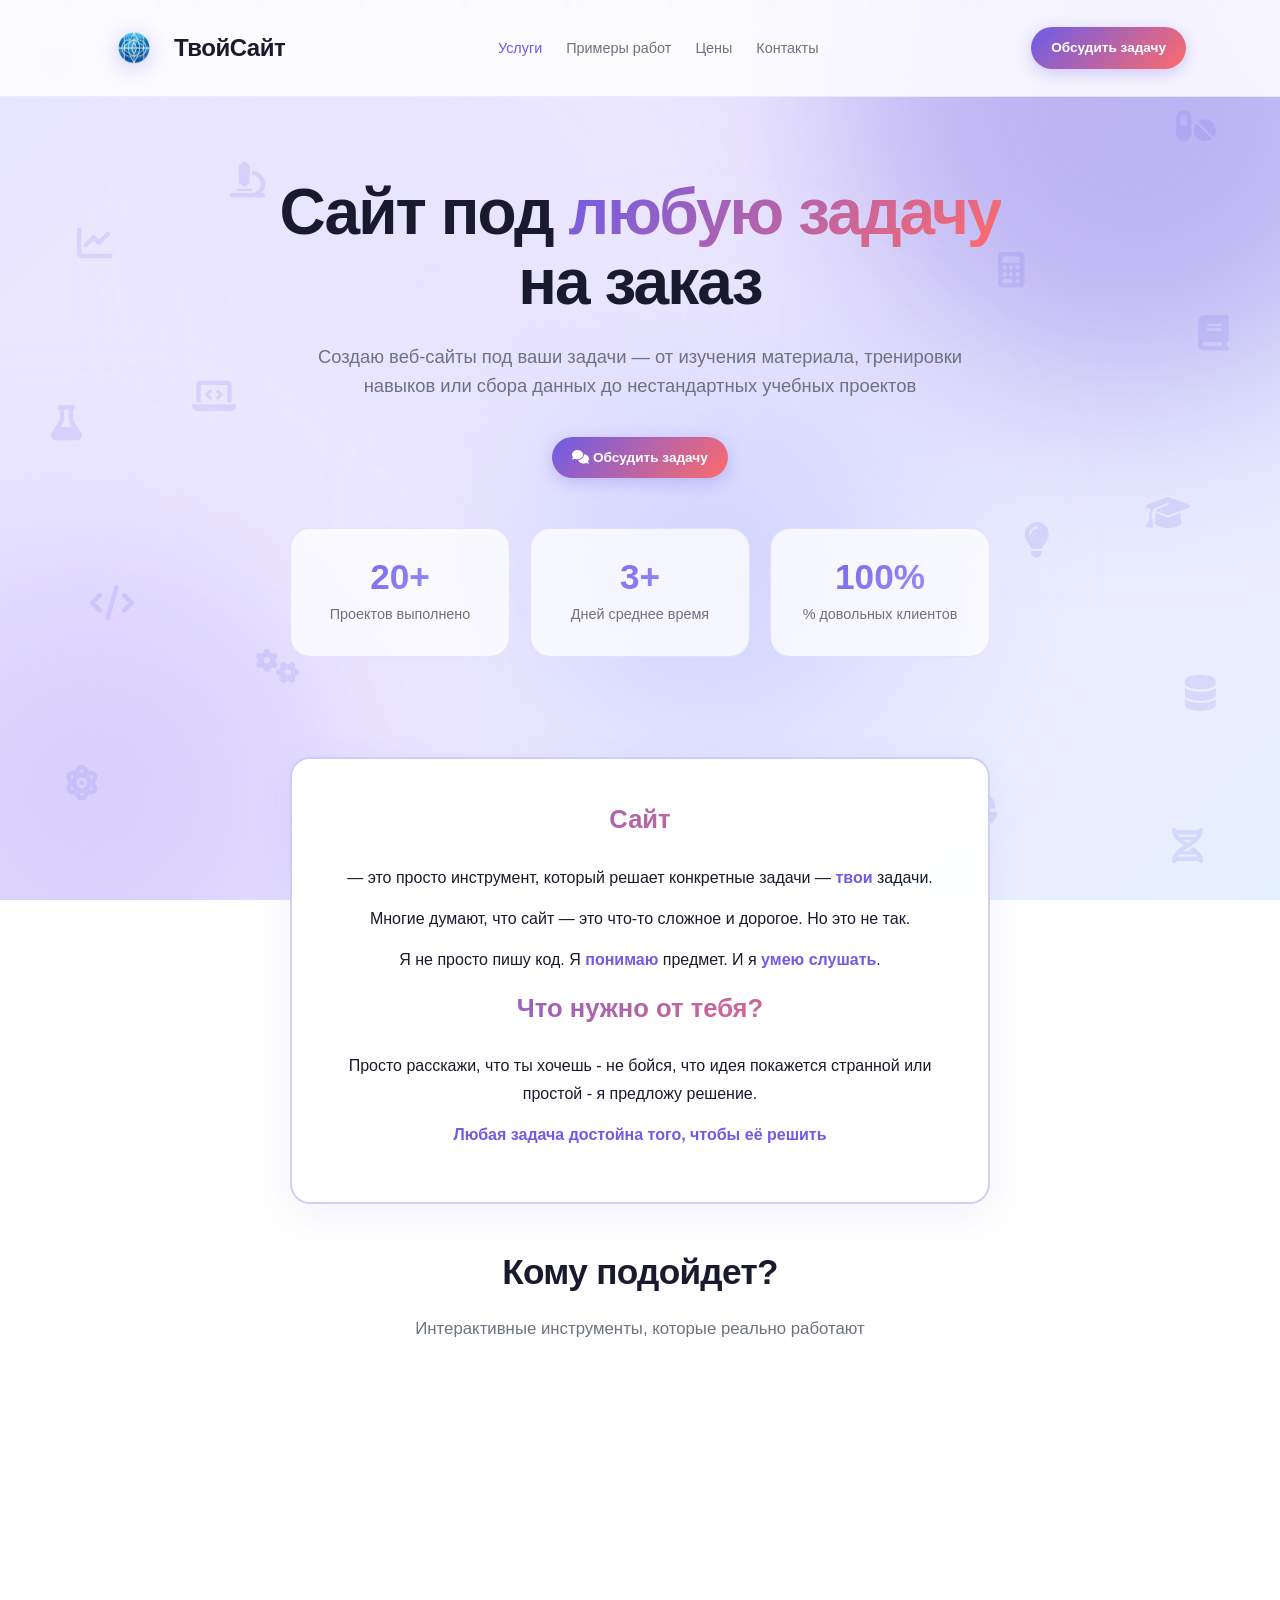
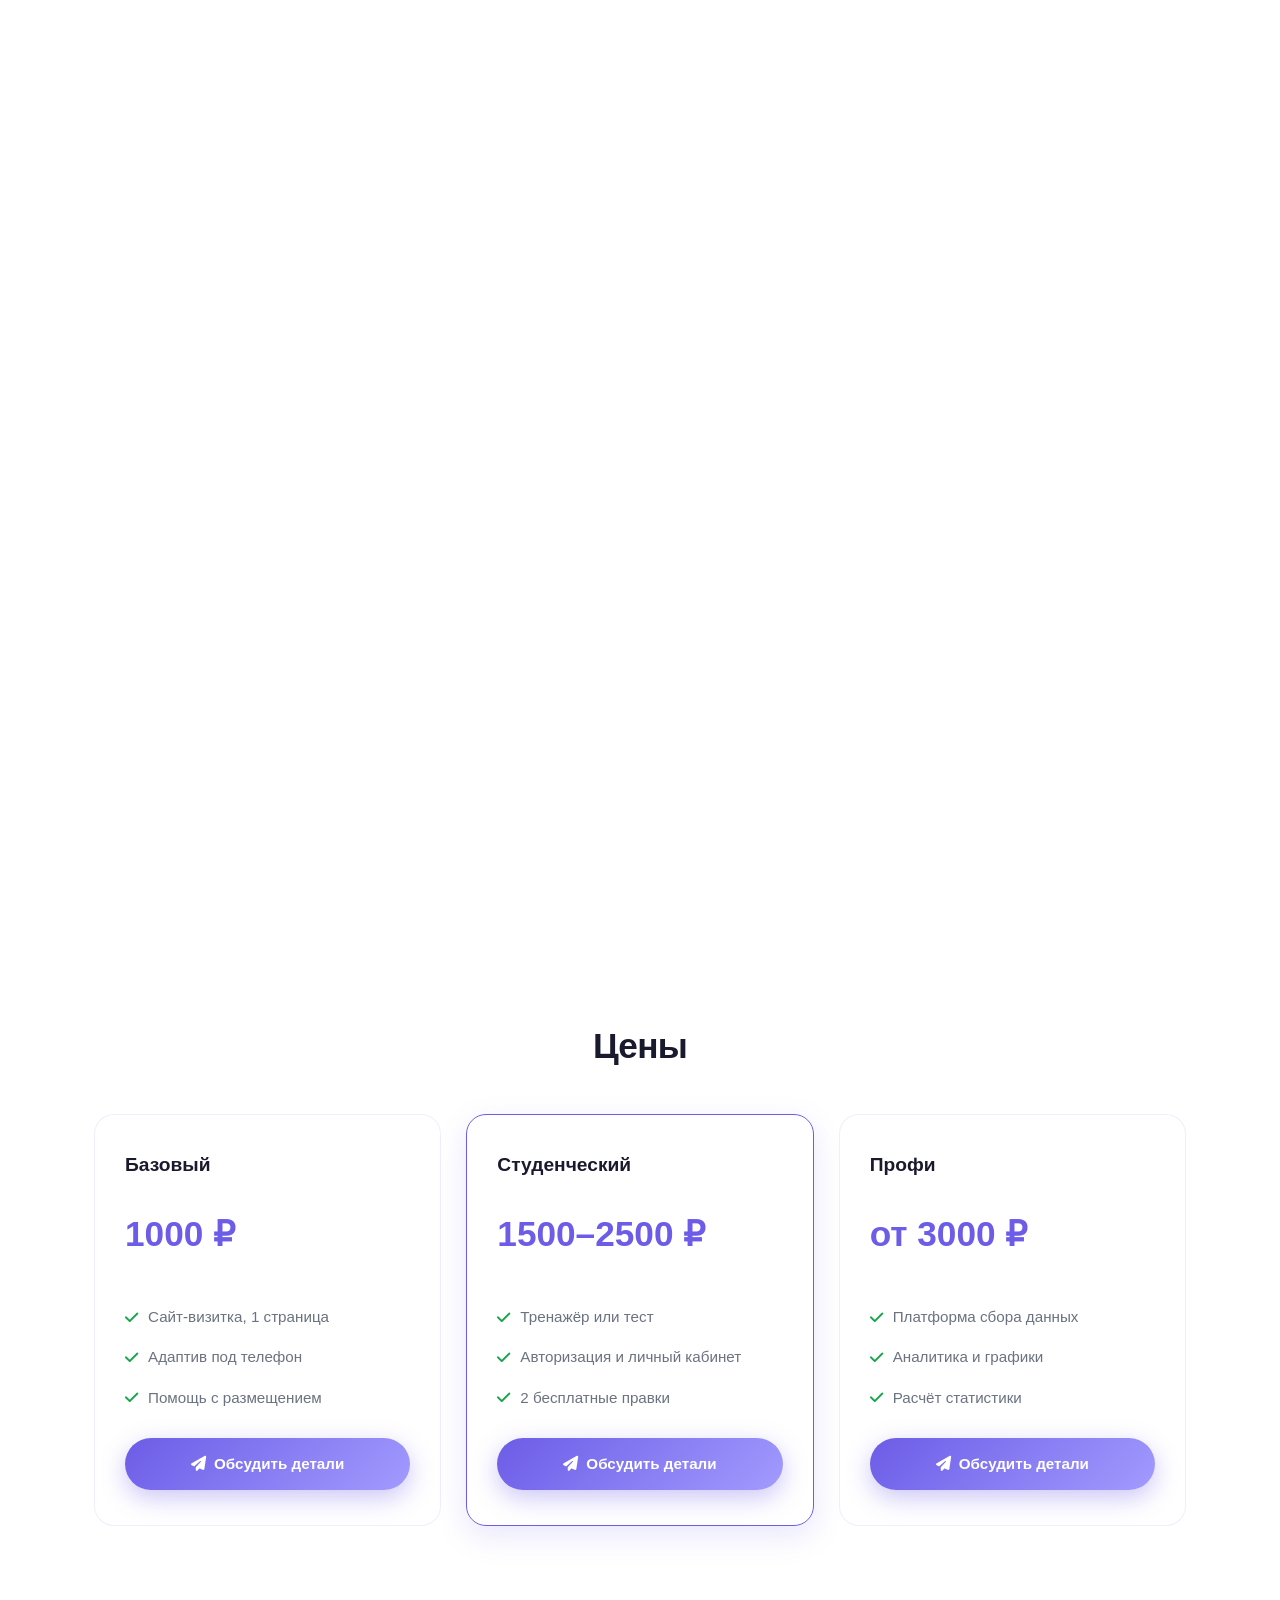
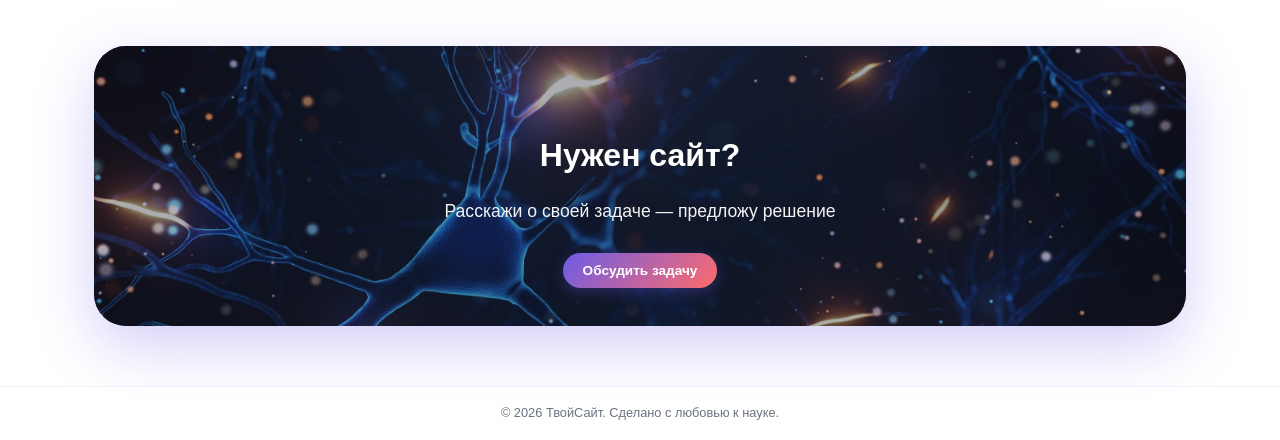
<file: index.html>
<!DOCTYPE html>
<html lang="ru">
<head>
    <meta charset="UTF-8">
    <meta name="viewport" content="width=device-width, initial-scale=1.0">
    <title>ТвойСайт</title>
    <link rel="stylesheet" href="https://cdnjs.cloudflare.com/ajax/libs/font-awesome/6.5.1/css/all.min.css">
    <!-- ФАВИКОНКА -->
    <link rel="icon" type="image/png" sizes="32x32" href="favicon.png">
    <link rel="icon" type="image/png" sizes="16x16" href="favicon.png">
    <link rel="apple-touch-icon" href="favicon.png">
    <link rel="stylesheet" href="style.css">
</head>
<body>

    <!-- ФОНОВЫЕ ПЯТНА -->
    <div class="bg-blobs">
        <div class="blob blob-1"></div>
        <div class="blob blob-2"></div>
        <div class="blob blob-3"></div>
        <div class="blob blob-4"></div>
    </div>

    <!-- ЛЕТАЮЩИЕ ЧАСТИЦЫ -->
    <div class="particles">
        <div class="particle"></div>
        <div class="particle"></div>
        <div class="particle"></div>
        <div class="particle"></div>
        <div class="particle"></div>
        <div class="particle"></div>
        <div class="particle"></div>
        <div class="particle"></div>
        <div class="particle"></div>
        <div class="particle"></div>
        <div class="particle"></div>
        <div class="particle"></div>
        <div class="particle"></div>
        <div class="particle"></div>
        <div class="particle"></div>
        <div class="particle"></div>
    </div>

    <!-- ПЛАВАЮЩИЕ ИКОНКИ -->
    <div class="floating-icons">
        <i class="fas fa-brain float-icon"></i>
        <i class="fas fa-pills float-icon"></i>
        <i class="fas fa-chart-line float-icon"></i>
        <i class="fas fa-book float-icon"></i>
        <i class="fas fa-flask float-icon"></i>
        <i class="fas fa-graduation-cap float-icon"></i>
        <i class="fas fa-code float-icon"></i>
        <i class="fas fa-database float-icon"></i>
        <i class="fas fa-atom float-icon"></i>
        <i class="fas fa-dna float-icon"></i>
        <i class="fas fa-microscope float-icon"></i>
        <i class="fas fa-calculator float-icon"></i>
        <i class="fas fa-laptop-code float-icon"></i>
        <i class="fas fa-lightbulb float-icon"></i>
        <i class="fas fa-cogs float-icon"></i>
        <i class="fas fa-chart-pie float-icon"></i>
    </div>

    <!-- ХЕДЕР -->
    <header>
        <div class="container header-inner">
            <a href="index.html" class="logo">
                <img src="images/logo.png" alt="ТвойСайт" class="logo-img">
                <span>ТвойСайт</span>
            </a>
            <ul class="nav">
                <li><a href="index.html" class="active">Услуги</a></li>
                <li><a href="portfolio.html">Примеры работ</a></li>
                <li><a href="index.html#pricing">Цены</a></li>
                <li><a href="contacts.html">Контакты</a></li>
            </ul>
            <a href="contacts.html" class="header-cta">Обсудить задачу</a>
            <button class="menu-toggle" onclick="toggleMenu()" aria-label="Меню">
                <i class="fas fa-bars"></i>
            </button>
        </div>
    </header>

    <!-- HERO -->
    <section class="hero hero-section">
        <div class="container">
            <h1 class="fade-in">Сайт под <span>любую задачу</span><br>на заказ</h1>
            <p class="fade-in">Создаю веб-сайты под ваши задачи — от изучения материала, тренировки навыков или сбора данных до нестандартных учебных проектов</p>
            <div class="hero-buttons fade-in">
                <a href="#" onclick="openFormModal(); return false;" class="header-cta">
                    <i class="fas fa-comments"></i> Обсудить задачу
                </a>
            </div>
            <div class="stats fade-in">
                <div class="stat-card">
                    <div class="stat-number" data-target="20">0</div>
                    <div class="stat-label">Проектов выполнено</div>
                </div>
                <div class="stat-card">
                    <div class="stat-number" data-target="3">0</div>
                    <div class="stat-label">Дней среднее время</div>
                </div>
                <div class="stat-card">
                    <div class="stat-number" data-target="100">0</div>
                    <div class="stat-label">% довольных клиентов</div>
                </div>
            </div>
        </div>
    </section>

    <!-- БЛОК "ОБО МНЕ" -->
    <section id="about" class="about-section">
        <div class="container">
            <div class="about-block" id="aboutBlock">
                <h2 class="about-title">Сайт</h2>
                <div class="about-content">
                    <div class="about-content">
                    <p>— это просто инструмент, который решает конкретные задачи — <strong>твои</strong> задачи.</p>
                    <p>Многие думают, что сайт — это что-то сложное и дорогое. Но это не так.</p>

                    <p>Я не просто пишу код. Я <strong>понимаю </strong>предмет. И я <strong>умею слушать</strong>. </p>

                    <h2 class="about-title">Что нужно от тебя?</h2>
                    <p>Просто расскажи, что ты хочешь - не бойся, что идея покажется странной или простой - я предложу решение.</p>

                    <p><strong>Любая задача достойна того, чтобы её решить</strong></p> 
                </div>

                    
                </div>
            </div>
        </div>
    </section>

    <!-- УСЛУГИ -->
    <section id="services" style="padding-top: 20px; padding-bottom: 20px;">
        <div class="container">
            <h2 class="section-title fade-in">Кому подойдет?</h2>
            <p class="section-subtitle fade-in">Интерактивные инструменты, которые реально работают</p>
            <div class="services-grid">
                <div class="service-card fade-in tooltip-card" data-tooltip="Яркое и красивое">
                    <div class="service-icon">
                        <img src="images/icon-1.jpg" alt="" class="service-img" width="32" height="32">
                    </div>
                    <h3>Творческие и «идейные» люди</h3>
                    <p>• Превратить идею в рабочий прототип (игра, тренажёр, сервис).</p>
                    <p>• Сделать модель для проверки гипотезы.</p>
                    <p>• Создать инструмент под свою хобби-задачу (например, калькулятор для закрутки банок).</p>
                    <p>• Почему им подойдёт: ты берёшь их идею и делаешь её реальной — быстро и недорого.</p>
                </div>
                <div class="service-card fade-in tooltip-card" data-tooltip="С авторизацией и статистикой">
                    <div class="service-icon">
                        <img src="images/icon-2.jpg" alt="" class="service-img" width="32" height="32">
                    </div>
                    <h3>Малый бизнес и самозанятые</h3>
                    <p>• Калькулятор для расчёта стоимости услуг или материалов.</p>
                    <p>• Сайт-визитка с портфолио.</p>
                    <p>• Форма заявки с уведомлением в Telegram.</p>
                    <p>• Мини-опросник для клиентов.</p>
                </div>
                <div class="service-card fade-in tooltip-card" data-tooltip="Для курсовых и дипломов">
                    <div class="service-icon">
                        <img src="images/icon-3.jpg" alt="" class="service-img" width="32" height="32">
                    </div>
                    <h3>Студенты и школьники</h3>
                    <p>• Тренажёр для заучивания терминов, классификаций, дат, формул.</p>
                    <p>• Платформа для сбора данных к курсовой/диплому (опрос + автоматические графики).</p>
                    <p>• Интерактивные тесты для подготовки к экзаменам.</p>
                    <p>• Учебная игра по предмету</p>
                </div>
                <div class="service-card fade-in tooltip-card" data-tooltip="Новое и необычное">
                    <div class="service-icon">
                        <img src="images/icon-4.jpg" alt="" class="service-img" width="32" height="32">
                    </div>
                    <h3>Учителя и преподаватели</h3>
                    <p>• Интерактивные тесты с авторизацией и личным кабинетом ученика.</p>
                    <p>• Тренажёры по своему предмету (drag-and-drop, карточки, классификации).</p>
                    <p>• Платформа для сбора и анализа результатов класса.</p>
                    <p>• Сайт-визитка с расписанием и записью на занятия.</p>
                    <p>• Личный кабинет для домашних заданий.</p>
                </div>
                <div class="service-card fade-in tooltip-card" data-tooltip="Простое и понятное">
                    <div class="service-icon">
                        <img src="images/icon-5.png" alt="" class="service-img" width="32" height="32">
                    </div>
                    <h3>Репетиторы и специалисты</h3>
                    <p>• Сайт-визитка с описанием услуг, ценами и отзывами.</p>
                    <p>• Личный кабинет для учеников с заданиями и прогрессом.</p>
                    <p>• Онлайн-запись на занятия.</p>
                    <p>• Мини-тесты для диагностики уровня ученика.</p>
                </div>
                <div class="service-card fade-in tooltip-card" data-tooltip="Для точных расчетов">
                    <div class="service-icon">
                        <img src="images/icon-6.jpg" alt="" class="service-img" width="32" height="32">
                    </div>
                    <h3>Научные работники, аспиранты, исследователи</h3>
                    <p>• Платформа для сбора данных с автоматической статистикой (t-критерий, корреляции, графики).</p>
                    <p>• Онлайн-опросник с валидацией ответов.</p>
                    <p>• Инструмент для обработки результатов эксперимента.</p>
                    <p>• Панель исследователя с визуализацией данных.</p>
                </div>
            </div>
        </div>
    </section>

    <!-- ЦЕНЫ -->
    <section id="pricing">
        <div class="container">
            <h2 class="section-title fade-in">Цены</h2>
            <div class="pricing-grid">
                <div class="pricing-card fade-in">
                    <h3>Базовый</h3>
                    <div class="price">1000 ₽</div>
                    <ul>
                        <li><i class="fas fa-check"></i> Сайт-визитка, 1 страница</li>
                        <li><i class="fas fa-check"></i> Адаптив под телефон</li>
                        <li><i class="fas fa-check"></i> Помощь с размещением</li>
                    </ul>
                    <a href="#" onclick="openFormModal(); return false;" class="btn btn-price" style="width:100%; justify-content:center;">
                        <i class="fas fa-paper-plane"></i> Обсудить детали
                    </a>
                </div>
                <div class="pricing-card featured fade-in">
                    <h3>Студенческий</h3>
                    <div class="price">1500–2500 ₽</div>
                    <ul>
                        <li><i class="fas fa-check"></i> Тренажёр или тест</li>
                        <li><i class="fas fa-check"></i> Авторизация и личный кабинет</li>
                        <li><i class="fas fa-check"></i> 2 бесплатные правки</li>
                    </ul>
                    <a href="#" onclick="openFormModal(); return false;" class="btn btn-price" style="width:100%; justify-content:center;">
                        <i class="fas fa-paper-plane"></i> Обсудить детали
                    </a>
                </div>
                <div class="pricing-card fade-in">
                    <h3>Профи</h3>
                    <div class="price">от 3000 ₽</div>
                    <ul>
                        <li><i class="fas fa-check"></i> Платформа сбора данных</li>
                        <li><i class="fas fa-check"></i> Аналитика и графики</li>
                        <li><i class="fas fa-check"></i> Расчёт статистики</li>
                    </ul>
                    <a href="#" onclick="openFormModal(); return false;" class="btn btn-price" style="width:100%; justify-content:center;">
                        <i class="fas fa-paper-plane"></i> Обсудить детали
                    </a>
                </div>
            </div>
        </div>
    </section>

    <!-- CTA -->
    <section style="padding-top: 20px; padding-bottom: 40px;">
        <div class="container">
            <div class="cta-block fade-in">
                <img src="images/cda.jpg" alt="" class="cta-bg">
                <div class="cta-content">
                    <h2>Нужен сайт?</h2>
                    <p>Расскажи о своей задаче — предложу решение</p>
                    <a href="contacts.html" class="header-cta">Обсудить задачу</a>
                </div>
            </div>
        </div>
    </section>

    <!-- ПОДВАЛ -->
    <footer>
        <div class="container footer-inner">
            
            <p>© 2026 ТвойСайт. Сделано с любовью к науке.</p>
        </div>
    </footer>

    <!-- МОДАЛЬНОЕ ОКНО -->
    <div class="modal-overlay" id="modalOverlay">
        <div class="modal">
            <button class="modal-close" onclick="closeModal()">✕</button>
            <h3>Хочешь сайт, но не знаешь, с чего начать?</h3>
            <p style="margin-bottom: 16px;">Сайт сегодня — это не что-то сложное и дорогое. Это простой инструмент, который решает <strong>твою</strong> задачу.</p>
            <p style="margin-bottom: 16px;">Нужно посчитать, сколько банок закрутить на зиму? Сделаю калькулятор.</p>
            <p style="margin-bottom: 16px;">Собираешь данные для диплома? Создам платформу с автоматическими графиками.</p>
            <p style="margin-bottom: 16px;">Придумал игру, но не знаешь, как её воплотить? Реализую.</p>
            <p style="margin-bottom: 24px;"><strong>Главное — не бойся высказать свою задачу.</strong> Расскажи мне, что нужно — и я предложу решение, скажу цену и сроки.</p>
            <div style="display: flex; flex-direction: column; gap: 12px;">
                <a class="btn btn-outline" style="width:100%; justify-content:center;">
                    <i class="fas fa-envelope"></i> chabadv@mail.ru
                </a>
            </div>
        </div>
    </div>

    <!-- МОДАЛЬНОЕ ОКНО С ФОРМОЙ -->
    <div class="modal-overlay form-modal" id="formModal">
        <div class="modal">
            <button class="modal-close" onclick="closeFormModal()">✕</button>
            <h3>Обсудим ваш проект</h3>
           

            <form action="https://formspree.io/f/xgaokdqo" method="POST">
                <div class="form-group">
                    <label for="modal-name">Ваше имя</label>
                    <input type="text" id="modal-name" name="name" placeholder="Как к вам обращаться?" required>
                </div>
                <div class="form-group">
                    <label for="modal-contact">Как связаться?</label>
                    <input type="text" id="modal-contact" name="contact" placeholder="Telegram, ВК или email" required>
                </div>
                <div class="form-group">
                    <label for="modal-phone">Номер телефона</label>
                    <input type="tel" id="modal-phone" name="phone" placeholder="+7..." required>
                </div>
                <div class="form-group">
                    <label for="modal-message">Опишите задачу</label>
                    <textarea id="modal-message" name="message" placeholder="Какой предмет? Что должен делать сайт?" required></textarea>
                </div>
                <button type="submit" class="btn btn-primary" style="width: 100%; justify-content: center;">
                    <i class="fas fa-paper-plane"></i> Отправить заявку
                </button>
            </form>
        </div>
    </div>
    
    <script src="script.js"></script>
</body>
</html>
</file>
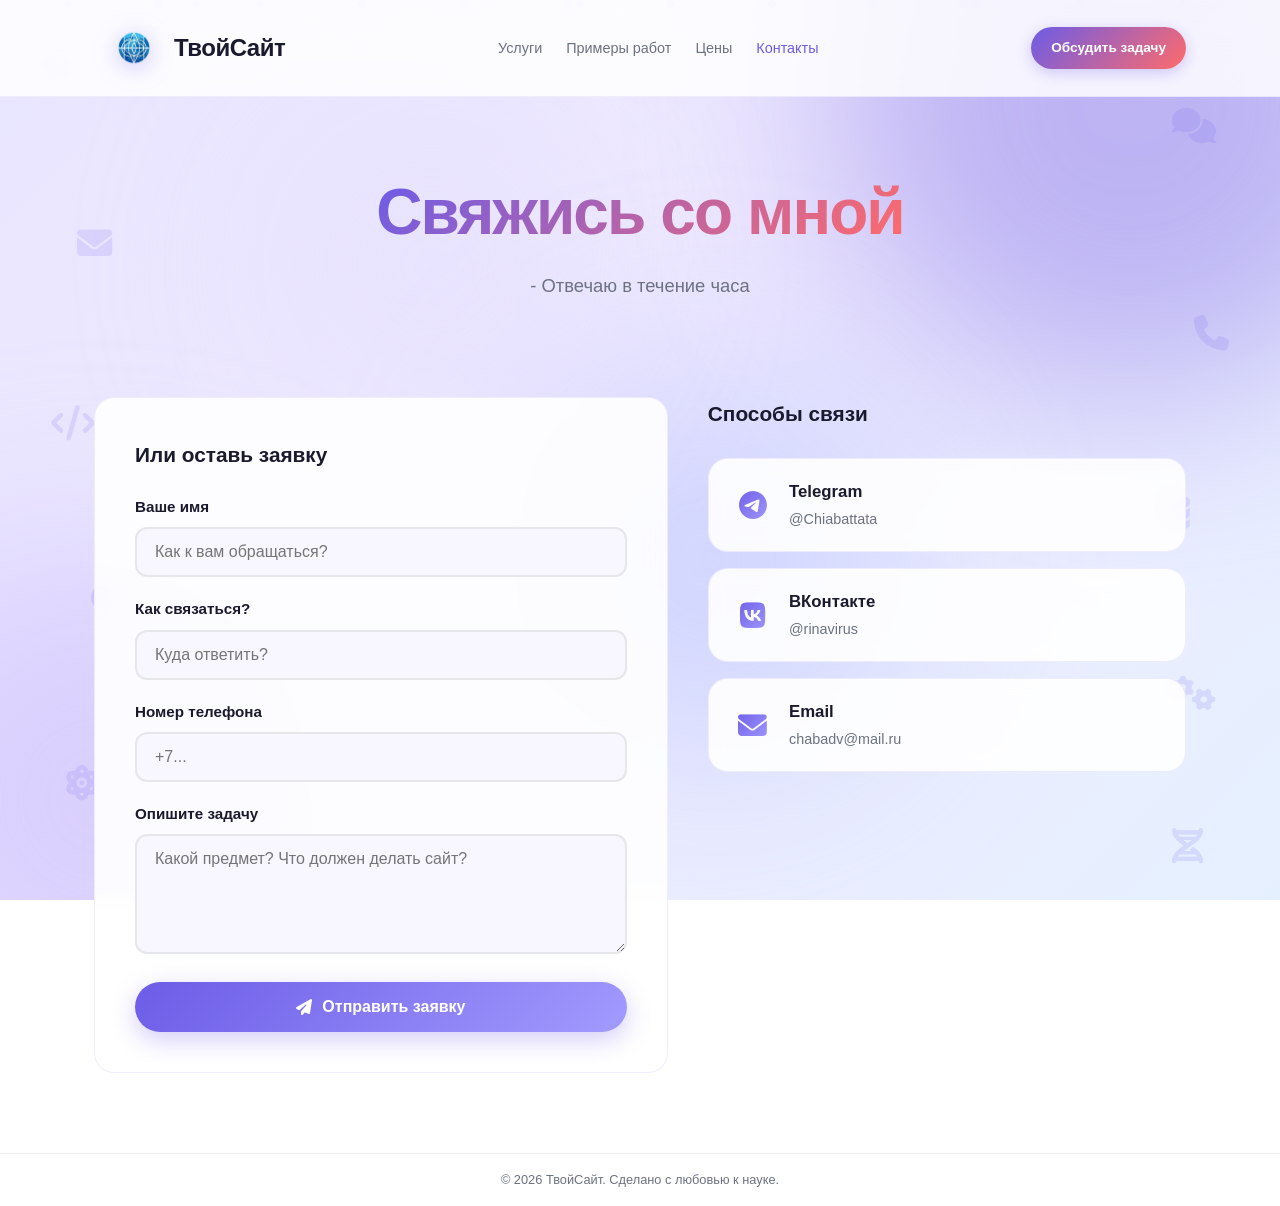
<file: contacts.html>
<!DOCTYPE html>
<html lang="ru">
<head>
    <meta charset="UTF-8">
    <meta name="viewport" content="width=device-width, initial-scale=1.0">
    <title>Контакты — ТвойСайтe</title>
    <link rel="stylesheet" href="https://cdnjs.cloudflare.com/ajax/libs/font-awesome/6.5.1/css/all.min.css">
    <!-- ФАВИКОНКА -->
    <link rel="icon" type="image/png" sizes="32x32" href="favicon.png">
    <link rel="icon" type="image/png" sizes="16x16" href="favicon.png">
    <link rel="apple-touch-icon" href="favicon.png">
    <link rel="stylesheet" href="style.css">
</head>
<body>

    <div class="bg-blobs">
        <div class="blob blob-1"></div>
        <div class="blob blob-2"></div>
        <div class="blob blob-3"></div>
        <div class="blob blob-4"></div>
    </div>

    <div class="particles">
        <div class="particle"></div>
        <div class="particle"></div>
        <div class="particle"></div>
        <div class="particle"></div>
        <div class="particle"></div>
        <div class="particle"></div>
        <div class="particle"></div>
        <div class="particle"></div>
        <div class="particle"></div>
        <div class="particle"></div>
        <div class="particle"></div>
        <div class="particle"></div>
        <div class="particle"></div>
        <div class="particle"></div>
        <div class="particle"></div>
        <div class="particle"></div>
    </div>

    <div class="floating-icons">
        <i class="fas fa-paper-plane float-icon"></i>
        <i class="fas fa-comments float-icon"></i>
        <i class="fas fa-envelope float-icon"></i>
        <i class="fas fa-phone float-icon"></i>
        <i class="fas fa-code float-icon"></i>
        <i class="fas fa-database float-icon"></i>
        <i class="fas fa-lightbulb float-icon"></i>
        <i class="fas fa-cogs float-icon"></i>
        <i class="fas fa-atom float-icon"></i>
        <i class="fas fa-dna float-icon"></i>
    </div>

    <header>
        <div class="container header-inner">
            <a href="index.html" class="logo">
                <img src="images/logo.png" alt="ТвойСайт" class="logo-img">
                <span>ТвойСайт</span>
            </a>
            <ul class="nav">
                <li><a href="index.html">Услуги</a></li>
                <li><a href="portfolio.html">Примеры работ</a></li>
                <li><a href="index.html#pricing">Цены</a></li>
                <li><a href="contacts.html" class="active">Контакты</a></li>
            </ul>
            <a href="#" onclick="openModal(); return false;" class="header-cta">Обсудить задачу</a>
            <button class="menu-toggle" onclick="toggleMenu()" aria-label="Меню">
                <i class="fas fa-bars"></i>
            </button>
        </div>
    </header>

    <section class="hero" style="padding-bottom: 40px;">
        <div class="container">
            <h1 class="fade-in"><span>Свяжись со мной</span></h1>
            <p class="fade-in"> - Отвечаю в течение часа</p>
        </div>
    </section>

    <section style="padding-top: 20px;">
        <div class="container">
            <div class="contacts-layout">

                <!-- ЛЕВАЯ КОЛОНКА: форма -->
                <div class="contacts-right">
                    <div class="form-block fade-in">
                        <h3 style="margin-bottom: 24px; font-size: 1.3rem;">Или оставь заявку</h3>
                        <form action="https://formspree.io/f/xgaokdqo" method="POST">
                            <div class="form-group">
                                <label for="name">Ваше имя</label>
                                <input type="text" id="name" name="name" placeholder="Как к вам обращаться?" required>
                            </div>
                            <div class="form-group">
                                <label for="contact">Как связаться?</label>
                                <input type="text" id="contact" name="contact" placeholder="Куда ответить?" required>
                            </div>
                            <div class="form-group">
                                <label for="phone">Номер телефона</label>
                                <input type="tel" id="phone" name="phone" placeholder="+7..." required>
                            </div>
                            <div class="form-group">
                                <label for="message">Опишите задачу</label>
                                <textarea id="message" name="message" placeholder="Какой предмет? Что должен делать сайт?" required></textarea>
                            </div>
                            <button type="submit" class="btn btn-primary" style="width: 100%; justify-content: center;">
                                <i class="fas fa-paper-plane"></i> Отправить заявку
                            </button>
                        </form>
                    </div>
                </div>

                <!-- ПРАВАЯ КОЛОНКА: способы связи -->
                <div class="contacts-left">
                    <h2 class="contacts-heading">Способы связи</h2>

                    <a  target="_blank" class="contact-card fade-in">
                        <i class="fab fa-telegram-plane"></i>
                        <div>
                            <h3>Telegram</h3>
                            <p>@Chiabattata</p>
                        </div>
                    </a>

                    <a  target="_blank" class="contact-card fade-in">
                        <i class="fab fa-vk"></i>
                        <div>
                            <h3>ВКонтакте</h3>
                            <p>@rinavirus</p>
                        </div>
                    </a>

                    <a  class="contact-card fade-in">
                        <i class="fas fa-envelope"></i>
                        <div>
                            <h3>Email</h3>
                            <p>chabadv@mail.ru</p>
                        </div>
                    </a>
                </div>

            </div>
        </div>
    </section>

    <footer>
        <div class="container footer-inner">
            
            <p>© 2026 ТвойСайт. Сделано с любовью к науке.</p>
        </div>
    </footer>

    <div class="modal-overlay" id="modalOverlay">
        <div class="modal">
            <button class="modal-close" onclick="closeModal()">✕</button>
            <h3>Хочешь сайт, но не знаешь, с чего начать?</h3>
            <p style="margin-bottom: 16px;">Сайт сегодня — это не что-то сложное и дорогое. Это простой инструмент, который решает <strong>твою</strong> задачу.</p>
            <p style="margin-bottom: 16px;">Нужно посчитать, сколько банок закрутить на зиму? Сделаю калькулятор.</p>
            <p style="margin-bottom: 16px;">Собираешь данные для диплома? Создам платформу с автоматическими графиками.</p>
            <p style="margin-bottom: 16px;">Придумал игру, но не знаешь, как её воплотить? Реализую.</p>
            <p style="margin-bottom: 24px;">Хочешь запомнить классификацию? Сделаю интерактивный тренажёр.</p>
            <p style="margin-bottom: 24px;"><strong>Главное — не бойся высказать свою задачу.</strong> Расскажи мне, что нужно — и я предложу решение, скажу цену и сроки.</p>
            <div style="display: flex; flex-direction: column; gap: 12px;">
                <a class="btn btn-outline" style="width:100%; justify-content:center;">
                    <i class="fas fa-envelope"></i> chabadv@mail.ru
                </a>
                
            </div>
        </div>
    </div>

    <script src="script.js"></script>
</body>
</html>
</file>
<file: style.css>
/* ============ БАЗА ============ */
* {
    margin: 0;
    padding: 0;
    box-sizing: border-box;
}

:root {
    --primary: #6C5CE7;
    --primary-dark: #5B4BD6;
    --accent: #FF6B6B;
    --bg: #FFFFFF;
    --bg-soft: #F8F7FF;
    --text: #1A1A2E;
    --text-secondary: #6B7280;
    --border: #E5E7EB;
    --radius: 20px;
    --shadow: 0 10px 40px rgba(108, 92, 231, 0.08);
    --shadow-hover: 0 20px 60px rgba(108, 92, 231, 0.15);
    --gradient: linear-gradient(135deg, #6C5CE7 0%, #A29BFE 100%);
    --gradient-accent: linear-gradient(135deg, #6C5CE7 0%, #FF6B6B 100%);
    --bg-gradient: linear-gradient(135deg, #E8E5FF 0%, #F0EBFF 50%, #E5F0FF 100%);
}

html {
    scroll-behavior: smooth;
    scroll-padding-top: 120px;    /* ← Увеличили с 100px до 130px */
}

body {
    font-family: -apple-system, BlinkMacSystemFont, 'Segoe UI', Roboto, sans-serif;
    background: var(--bg-gradient);
    background-attachment: fixed;
    color: var(--text);
    line-height: 1.6;
    overflow-x: hidden;
}

.container {
    max-width: 1140px;
    margin: 0 auto;
    padding: 0 24px;
}

/* ============ ФОНОВЫЕ ПЯТНА ============ */
.bg-blobs {
    position: fixed;
    top: 0;
    left: 0;
    width: 100%;
    height: 100%;
    z-index: -2;
    overflow: hidden;
    pointer-events: none;
}

.blob {
    position: absolute;
    border-radius: 50%;
    filter: blur(100px);
    opacity: 0.5;
}

.blob-1 {
    width: 600px;
    height: 600px;
    background: #8B7CE8;
    top: -200px;
    right: -150px;
}

.blob-2 {
    width: 500px;
    height: 500px;
    background: #C4B5FD;
    bottom: -150px;
    left: -150px;
}

.blob-3 {
    width: 400px;
    height: 400px;
    background: #A5B4FC;
    top: 40%;
    left: 40%;
    opacity: 0.4;
}

.blob-4 {
    width: 350px;
    height: 350px;
    background: #DDD6FE;
    top: 10%;
    left: 20%;
    opacity: 0.3;
}

/* ============ ЛЕТАЮЩИЕ ЧАСТИЦЫ ============ */
.particles {
    position: fixed;
    top: 0;
    left: 0;
    width: 100%;
    height: 100%;
    pointer-events: none;
    z-index: -1;
    overflow: hidden;
}

.particle {
    position: absolute;
    width: 8px;
    height: 8px;
    background: var(--primary);
    border-radius: 50%;
    opacity: 0.25;
    animation: particle-float 18s linear infinite;
}

.particle:nth-child(1) { left: 5%; animation-delay: 0s; }
.particle:nth-child(2) { left: 12%; animation-delay: 1.5s; }
.particle:nth-child(3) { left: 20%; animation-delay: 3s; }
.particle:nth-child(4) { left: 28%; animation-delay: 4.5s; }
.particle:nth-child(5) { left: 36%; animation-delay: 6s; }
.particle:nth-child(6) { left: 44%; animation-delay: 7.5s; }
.particle:nth-child(7) { left: 52%; animation-delay: 9s; }
.particle:nth-child(8) { left: 60%; animation-delay: 10.5s; }
.particle:nth-child(9) { left: 68%; animation-delay: 12s; }
.particle:nth-child(10) { left: 76%; animation-delay: 13.5s; }
.particle:nth-child(11) { left: 84%; animation-delay: 15s; }
.particle:nth-child(12) { left: 92%; animation-delay: 16.5s; }
.particle:nth-child(13) { left: 15%; animation-delay: 2s; }
.particle:nth-child(14) { left: 45%; animation-delay: 5s; }
.particle:nth-child(15) { left: 75%; animation-delay: 11s; }
.particle:nth-child(16) { left: 95%; animation-delay: 14s; }

@keyframes particle-float {
    0% {
        transform: translateY(100vh) scale(0);
        opacity: 0;
    }
    10% { opacity: 0.25; }
    90% { opacity: 0.25; }
    100% {
        transform: translateY(-10vh) scale(1);
        opacity: 0;
    }
}

/* ============ ПЛАВАЮЩИЕ ИКОНКИ ============ */
.floating-icons {
    position: fixed;
    top: 0;
    left: 0;
    width: 100%;
    height: 100%;
    pointer-events: none;
    overflow: hidden;
    z-index: 0;
}

.float-icon {
    position: absolute;
    font-size: 2.2rem;
    color: var(--primary);
    opacity: 0.15;
    animation: float 8s ease-in-out infinite;
}

.float-icon:nth-child(1) { top: 5%; left: 3%; animation-delay: 0s; }
.float-icon:nth-child(2) { top: 12%; right: 5%; animation-delay: 0.7s; }
.float-icon:nth-child(3) { top: 25%; left: 6%; animation-delay: 1.4s; }
.float-icon:nth-child(4) { top: 35%; right: 4%; animation-delay: 2.1s; }
.float-icon:nth-child(5) { top: 45%; left: 4%; animation-delay: 2.8s; }
.float-icon:nth-child(6) { top: 55%; right: 7%; animation-delay: 3.5s; }
.float-icon:nth-child(7) { top: 65%; left: 7%; animation-delay: 4.2s; }
.float-icon:nth-child(8) { top: 75%; right: 5%; animation-delay: 4.9s; }
.float-icon:nth-child(9) { top: 85%; left: 5%; animation-delay: 5.6s; }
.float-icon:nth-child(10) { top: 92%; right: 6%; animation-delay: 6.3s; }
.float-icon:nth-child(11) { top: 18%; left: 18%; animation-delay: 1.1s; }
.float-icon:nth-child(12) { top: 28%; right: 20%; animation-delay: 1.8s; }
.float-icon:nth-child(13) { top: 42%; left: 15%; animation-delay: 2.5s; }
.float-icon:nth-child(14) { top: 58%; right: 18%; animation-delay: 3.2s; }
.float-icon:nth-child(15) { top: 72%; left: 20%; animation-delay: 3.9s; }
.float-icon:nth-child(16) { top: 88%; right: 22%; animation-delay: 4.6s; }

@keyframes float {
    0%, 100% { transform: translateY(0) rotate(0deg); }
    50% { transform: translateY(-25px) rotate(8deg); }
}

/* ============ ХЕДЕР ============ */
header {
    position: sticky;
    top: 0;
    z-index: 100;
    background: rgba(255, 255, 255, 0.85);
    backdrop-filter: blur(20px);
    border-bottom: 1px solid rgba(108, 92, 231, 0.1);
    padding: 8px 0;
}

.header-inner {
    display: flex;
    justify-content: space-between;
    align-items: center;
}

.logo {
    display: flex;
    align-items: center;
    gap: 0;                    /* ← Было 14px — теперь 0 */
    font-weight: 800;
    font-size: 1.7rem;
    color: var(--text);
    text-decoration: none;
    letter-spacing: -0.02em;
}





.logo-img {
    width: 96px;
    height: 96px;
    object-fit: contain;
    display: block;
    filter: drop-shadow(0 4px 12px rgba(108, 92, 231, 0.35));   /* Тень */
    transition: transform 0.3s ease;
}

.logo:hover .logo-img {
    transform: scale(1.1) rotate(5deg);   /* Лёгкая анимация при наведении */
}

.nav {
    display: flex;
    gap: 32px;
    list-style: none;
}

.nav a {
    text-decoration: none;
    color: var(--text-secondary);
    font-weight: 500;
    font-size: 0.95rem;
    transition: color 0.3s;
}

.nav a:hover,
.nav a.active {
    color: var(--primary);
}

.header-cta {
    background: var(--gradient-accent);
    color: white;
    padding: 12px 24px;
    border-radius: 50px;
    text-decoration: none;
    font-weight: 600;
    font-size: 0.95rem;
    transition: all 0.3s;
    box-shadow: 0 4px 15px rgba(108, 92, 231, 0.3);
}

.header-cta:hover {
    transform: translateY(-2px);
    box-shadow: 0 8px 25px rgba(108, 92, 231, 0.4);
}

/* ============ HERO ============ */
.hero {
    padding: 80px 0 60px;
    text-align: center;
    position: relative;
}

.hero-badge {
    display: inline-flex;
    align-items: center;
    gap: 8px;
    background: rgba(255, 107, 107, 0.15);
    color: var(--accent);
    padding: 8px 18px;
    border-radius: 50px;
    font-size: 0.85rem;
    font-weight: 600;
    margin-bottom: 24px;
}

.hero-badge::before {
    content: "";
    width: 8px;
    height: 8px;
    background: var(--accent);
    border-radius: 50%;
}

.hero h1 {
    font-size: clamp(2.2rem, 6vw, 4rem);
    font-weight: 900;
    line-height: 1.1;
    letter-spacing: -0.03em;
    margin-bottom: 24px;
}

.hero h1 span {
    background: var(--gradient-accent);
    -webkit-background-clip: text;
    -webkit-text-fill-color: transparent;
    background-clip: text;
}

.hero p {
    font-size: 1.15rem;
    color: var(--text-secondary);
    max-width: 680px;
    margin: 0 auto 36px;
}

.hero-buttons {
    display: flex;
    gap: 16px;
    justify-content: center;
    flex-wrap: wrap;
    margin-bottom: 50px;
}

/* ============ КНОПКИ ============ */
.btn {
    display: inline-flex;
    align-items: center;
    gap: 10px;
    padding: 16px 32px;
    border-radius: 50px;
    font-size: 1rem;
    font-weight: 600;
    text-decoration: none;
    cursor: pointer;
    border: none;
    transition: all 0.3s;
}

.btn-primary {
    background: var(--gradient);
    color: white;
    box-shadow: 0 8px 25px rgba(108, 92, 231, 0.3);
}

.btn-primary:hover {
    transform: translateY(-3px);
    box-shadow: 0 12px 35px rgba(108, 92, 231, 0.4);
}

.btn-outline {
    background: white;
    color: var(--text);
    border: 2px solid var(--border);
}

.btn-outline:hover {
    border-color: var(--primary);
    color: var(--primary);
    transform: translateY(-3px);
}

/* ============ СТАТИСТИКА ============ */
.stats {
    display: grid;
    grid-template-columns: repeat(auto-fit, minmax(180px, 1fr));
    gap: 20px;
    max-width: 700px;
    margin: 0 auto;
}

.stat-card {
    background: rgba(255, 255, 255, 0.75);
    backdrop-filter: blur(10px);
    border: 1px solid rgba(108, 92, 231, 0.15);
    border-radius: var(--radius);
    padding: 30px 20px;
    text-align: center;
    transition: all 0.3s;
}

.stat-card:hover {
    transform: translateY(-5px);
    box-shadow: var(--shadow);
}

.stat-number {
    font-size: 2.2rem;
    font-weight: 900;
    background: var(--gradient);
    -webkit-background-clip: text;
    -webkit-text-fill-color: transparent;
    background-clip: text;
    line-height: 1;
    margin-bottom: 8px;
    transition: transform 0.3s ease;
}

.stat-card:hover .stat-number {
    transform: scale(1.1);
}

.stat-label {
    color: var(--text-secondary);
    font-size: 0.9rem;
}

/* ============ СЕКЦИИ ============ */
section {
    padding: 80px 0;
}

.section-title {
    font-size: 2.2rem;
    font-weight: 800;
    text-align: center;
    margin-bottom: 16px;        /* ← Отступ снизу */
    letter-spacing: -0.02em;
}

.section-subtitle {
    text-align: center;
    color: var(--text-secondary);
    max-width: 600px;
    margin: 0 auto 50px;
    font-size: 1.05rem;
}

/* ============ БЛОК "ОБО МНЕ" ============ */
.about-section {
    padding: 40px 0 20px;
    display: flex;
    justify-content: center;
}

.about-block {
    max-width: 700px;
    width: 100%;
    margin: 0 auto;
    background: rgba(255, 255, 255, 0.95);
    backdrop-filter: blur(10px);
    border: 2px solid rgba(108, 92, 231, 0.3);
    border-radius: var(--radius);
    padding: 40px;
    box-shadow: var(--shadow);
    text-align: center;
    opacity: 0;
    transform: translateY(60px);
    transition: opacity 0.9s ease, transform 0.9s cubic-bezier(0.4, 0, 0.2, 1);
    will-change: transform, opacity;
}

.about-block.visible {
    opacity: 1;
    transform: translateY(0);
}

.about-title {
    font-size: 1.6rem;
    font-weight: 800;
    margin-bottom: 24px;
    background: var(--gradient-accent);
    -webkit-background-clip: text;
    -webkit-text-fill-color: transparent;
    background-clip: text;
    text-align: center;
}

.about-content {
    text-align: center;
}

.about-content p {
    margin-bottom: 14px;
    font-size: 1rem;
    line-height: 1.7;
    color: var(--text);
    text-align: center;
}

.about-content strong {
    color: var(--primary);
}

.about-content .btn {
    margin-top: 24px;
}

/* ============ УСЛУГИ ============ */
.services-grid {
    display: grid;
    grid-template-columns: repeat(auto-fit, minmax(260px, 1fr));
    gap: 24px;
}

.service-card {
    background: rgba(255, 255, 255, 0.85);
    backdrop-filter: blur(10px);
    border: 1px solid rgba(108, 92, 231, 0.1);
    border-radius: var(--radius);
    padding: 32px;
    transition: all 0.3s;
    position: relative;
}

.service-card:hover {
    transform: translateY(-8px);
    box-shadow: var(--shadow-hover);
    border-color: transparent;
    background: white;
}

/* ============ КАРТИНКА В КАРТОЧКАХ УСЛУГ ============ */
/* Картинка в карточках услуг — на всю ширину */
.service-icon {
    width: 100% !important;         /* Растягиваем на всю ширину */
    height: 160px !important;       /* Высота картинки — можно менять */
    margin-bottom: 20px;
    padding: 0;
    background: none;
    border-radius: 12px;
    overflow: hidden;               /* Обрезает по краям */
    display: flex;
    align-items: center;
    justify-content: center;
}

.service-icon img,
.service-img {
    width: 100% !important;         /* На всю ширину */
    height: 100% !important;        /* На всю высоту блока */
    max-width: 100% !important;
    max-height: 100% !important;
    object-fit: cover !important;   /* Заполняет, обрезая лишнее */
    object-position: center;
    display: block !important;
    border-radius: 12px;
}

.service-card h3 {
    font-size: 1.2rem;
    margin-bottom: 12px;
}

.service-card p {
    color: var(--text-secondary);
    font-size: 0.95rem;
}

/* ============ ВСПЛЫВАЮЩИЕ ТАБЛИЧКИ ============ */
.tooltip-card::after {
    content: attr(data-tooltip);
    position: absolute;
    bottom: 100%;
    left: 50%;
    transform: translateX(-50%) translateY(10px);
    background: var(--text);
    color: white;
    padding: 8px 14px;
    border-radius: 8px;
    font-size: 0.85rem;
    white-space: nowrap;
    opacity: 0;
    pointer-events: none;
    transition: all 0.3s ease;
    z-index: 10;
    box-shadow: 0 4px 15px rgba(0,0,0,0.2);
}

.tooltip-card:hover::after {
    opacity: 1;
    transform: translateX(-50%) translateY(-5px);
}

/* ============ ПОРТФОЛИО ============ */
.portfolio-grid {
    display: grid;
    grid-template-columns: repeat(auto-fit, minmax(320px, 1fr));
    gap: 28px;
}

.portfolio-card {
    background: rgba(255, 255, 255, 0.9);
    backdrop-filter: blur(10px);
    border: 1px solid rgba(108, 92, 231, 0.1);
    border-radius: var(--radius);
    overflow: hidden;
    transition: all 0.3s;
}

.portfolio-card:hover {
    transform: translateY(-8px);
    box-shadow: var(--shadow-hover);
    background: white;
}

/* ============ КАРУСЕЛЬ ============ */
/* ============ КАРУСЕЛЬ ============ */
.carousel {
    position: relative;
    height: 320px;
    overflow: hidden;
    background: #F0EBFF;
    border-radius: 20px 20px 0 0;
}

.carousel-track {
    display: flex;
    height: 100%;
    transition: transform 0.5s ease;
}

.carousel-slide {
    min-width: 100%;
    height: 100%;
    display: flex;
    align-items: center;
    justify-content: center;
    position: relative;
    background: #F0EBFF;
    overflow: hidden;
}

.carousel-slide img {
    width: 100%;
    height: 100%;
    object-fit: contain;
    object-position: center;
    display: block;
}

.carousel-btn {
    position: absolute;
    top: 50%;
    transform: translateY(-50%);
    background: transparent !important;
    border: none;
    color: white;
    width: 40px;
    height: 40px;
    border-radius: 50%;
    font-size: 2rem;
    cursor: pointer;
    z-index: 2;
    display: flex;
    align-items: center;
    justify-content: center;
    transition: all 0.3s;
    text-shadow: 0 2px 8px rgba(0, 0, 0, 0.6);
    opacity: 0.7;
}

.carousel-btn:hover {
    opacity: 1;
    transform: translateY(-50%) scale(1.2);
    text-shadow: 0 2px 12px rgba(0, 0, 0, 0.8);
}

.carousel-btn.prev { left: 12px; }
.carousel-btn.next { right: 12px; }

.carousel-dots {
    position: absolute;
    bottom: 12px;
    left: 50%;
    transform: translateX(-50%);
    display: flex;
    gap: 6px;
    z-index: 2;
}

.carousel-dot {
    width: 8px;
    height: 8px;
    border-radius: 50%;
    background: rgba(255,255,255,0.5);
    cursor: pointer;
    transition: background 0.3s;
}

.carousel-dot.active {
    background: white;
}

.portfolio-body {
    padding: 28px;
}

.portfolio-body h3 {
    font-size: 1.2rem;
    margin-bottom: 10px;
}

.portfolio-body p {
    color: var(--text-secondary);
    font-size: 0.95rem;
    margin-bottom: 16px;
}

.portfolio-tag {
    display: inline-block;
    background: rgba(34, 197, 94, 0.1);
    color: #16A34A;
    padding: 5px 14px;
    border-radius: 50px;
    font-size: 0.85rem;
    font-weight: 600;
    margin-bottom: 16px;
}

.portfolio-link {
    color: var(--primary);
    font-weight: 600;
    text-decoration: none;
    display: inline-flex;
    align-items: center;
    gap: 6px;
    transition: gap 0.3s;
}

.portfolio-link:hover {
    gap: 12px;
}

/* ============ ЦЕНЫ ============ */
.pricing-grid {
    display: grid;
    grid-template-columns: repeat(auto-fit, minmax(260px, 1fr));
    gap: 25px;
    margin-top: 40px;
}

.pricing-card {
    background: rgba(255, 255, 255, 0.9);
    backdrop-filter: blur(10px);
    border: 1px solid rgba(108, 92, 231, 0.1);
    border-radius: var(--radius);
    padding: 35px 30px;
    transition: all 0.3s;
    position: relative;
}

.pricing-card:hover {
    transform: translateY(-5px);
    box-shadow: var(--shadow-hover);
    background: white;
}

.pricing-card.featured {
    border-color: var(--primary);
    box-shadow: 0 10px 30px rgba(108, 92, 231, 0.15);
}

.pricing-card.featured::before {
    content: "Популярный";
    position: absolute;
    top: -12px;
    left: 50%;
    transform: translateX(-50%);
    background: var(--primary);
    color: white;
    padding: 4px 16px;
    border-radius: 50px;
    font-size: 0.8rem;
    font-weight: 600;
}

.pricing-card h3 {
    font-size: 1.2rem;
    margin-bottom: 10px;
}

.price {
    font-size: 2.2rem;
    font-weight: 800;
    color: var(--primary);
    margin: 15px 0;
}

.pricing-card ul {
    list-style: none;
    margin: 20px 0;
}

.pricing-card ul li {
    padding: 8px 0;
    color: var(--text-secondary);
    font-size: 0.95rem;
    display: flex;
    align-items: center;
    gap: 10px;
}

.pricing-card ul li i {
    color: #16A34A;
}

/* ============ CTA-БЛОК ============ */
.cta-block {
    position: relative;
    border-radius: 32px;
    padding: 80px 40px 40px;
    text-align: center;
    color: white;
    margin: 20px 0;
    overflow: hidden;
    background: var(--gradient);
    box-shadow: 0 20px 60px rgba(108, 92, 231, 0.3);
    min-height: 280px;
    display: flex;
    align-items: center;
    justify-content: center;
}

.cta-bg {
    position: absolute;
    top: 0;
    left: 0;
    width: 100%;
    height: 100%;
    object-fit: cover;
    object-position: center;
    opacity: 1;
    z-index: 0;
    pointer-events: none;
}

.cta-content {
    position: relative;
    z-index: 2;
    max-width: 700px;
    margin: 0 auto;
}

.cta-block::before {
    content: "";
    position: absolute;
    inset: 0;
    background: rgba(20, 20, 30, 0.35);
    z-index: 1;
}

.cta-block h2 {
    font-size: 2rem;
    font-weight: 800;
    margin-bottom: 16px;
    color: white;
}

.cta-block p {
    font-size: 1.1rem;
    opacity: 0.95;
    margin-bottom: 32px;
    max-width: 600px;
    margin-left: auto;
    margin-right: auto;
    color: white;
}

.cta-block .btn {
    background: white;
    color: var(--primary);
}

.cta-block .btn:hover {
    transform: translateY(-3px);
    box-shadow: 0 12px 35px rgba(0,0,0,0.2);
}

/* ============ КОНТАКТЫ ============ */
/*.contacts-grid {
    display: grid;
    grid-template-columns: repeat(auto-fit, minmax(200px, 1fr));
    gap: 24px;
    max-width: 1000px;
    margin: 0 auto;
}*/

/*.contact-card {
    background: rgba(255, 255, 255, 0.9);
    backdrop-filter: blur(10px);
    border: 1px solid rgba(108, 92, 231, 0.1);
    border-radius: var(--radius);
    padding: 36px 24px;
    text-align: center;
    text-decoration: none;
    color: var(--text);
    transition: all 0.3s;
}

.contact-card:hover {
    transform: translateY(-8px);
    box-shadow: var(--shadow-hover);
    border-color: transparent;
    background: white;
}

.contact-card i {
    font-size: 2.2rem;
    background: var(--gradient);
    -webkit-background-clip: text;
    -webkit-text-fill-color: transparent;
    background-clip: text;
    margin-bottom: 18px;
    display: block;
}

.contact-card h3 {
    font-size: 1.1rem;
    margin-bottom: 6px;
}

.contact-card p {
    color: var(--text-secondary);
    font-size: 0.9rem;
}
*/
/* ============ ФОРМА ============ */
.form-block {
    max-width: 600px;
    margin: 40px auto 0;
    background: rgba(255, 255, 255, 0.9);
    backdrop-filter: blur(10px);
    border: 1px solid rgba(108, 92, 231, 0.1);
    border-radius: var(--radius);
    padding: 40px;
}

.form-group {
    margin-bottom: 20px;
}

.form-group label {
    display: block;
    margin-bottom: 8px;
    font-weight: 600;
    font-size: 0.95rem;
}

.form-group input,
.form-group textarea {
    width: 100%;
    padding: 14px 18px;
    border: 2px solid var(--border);
    border-radius: 12px;
    font-size: 1rem;
    font-family: inherit;
    transition: border-color 0.3s;
    background: var(--bg-soft);
}

.form-group input:focus,
.form-group textarea:focus {
    outline: none;
    border-color: var(--primary);
    background: white;
}

.form-group textarea {
    min-height: 120px;
    resize: vertical;
}

/* ============ ПОДВАЛ ============ */
footer {
    background: rgba(255, 255, 255, 0.6);
    backdrop-filter: blur(10px);
    border-top: 1px solid rgba(108, 92, 231, 0.1);
    padding: 16px 0;
    text-align: center;
}

.footer-inner {
    display: flex;
    justify-content: center;
    align-items: center;
    gap: 20px;
    flex-wrap: wrap;
}

.footer-links {
    display: flex;
    gap: 14px;
    margin: 0;
}

.footer-links a {
    color: var(--text-secondary);
    text-decoration: none;
    font-size: 1rem;
    transition: color 0.3s;
}

.footer-links a:hover {
    color: var(--primary);
}

footer p {
    color: var(--text-secondary);
    font-size: 0.8rem;
    margin: 0;
}

/* ============ МОДАЛЬНОЕ ОКНО ============ */
.modal-overlay {
    position: fixed;
    inset: 0;
    background: rgba(0, 0, 0, 0.5);
    backdrop-filter: blur(5px);
    display: flex;
    align-items: center;
    justify-content: center;
    z-index: 200;
    opacity: 0;
    pointer-events: none;
    transition: opacity 0.3s ease;
}

.modal-overlay.visible {
    opacity: 1;
    pointer-events: all;
}

.modal {
    background: white;
    border-radius: var(--radius);
    padding: 40px;
    max-width: 500px;
    width: 90%;
    max-height: 90vh;
    overflow-y: auto;
    position: relative;
    transform: scale(0.9);
    transition: transform 0.3s ease;
    box-shadow: 0 20px 60px rgba(0,0,0,0.3);
}

.modal-overlay.visible .modal {
    transform: scale(1);
}

.modal h3 {
    font-size: 1.5rem;
    margin-bottom: 12px;
    text-align: center;          /* ← Заголовок по центру */
}

.modal p {
    color: var(--text-secondary);
    margin-bottom: 24px;
    text-align: center;
}

.modal-close {
    position: absolute;
    top: 16px;
    right: 16px;
    background: none;
    border: none;
    font-size: 1.5rem;
    cursor: pointer;
    color: var(--text-secondary);
    transition: color 0.3s;
}

.modal-close:hover {
    color: var(--text);
}

/* ============ АНИМАЦИИ ============ */
.fade-in {
    opacity: 0;
    transform: translateY(40px);
    transition: opacity 0.8s ease, transform 0.8s ease;
}

.fade-in.visible {
    opacity: 1;
    transform: translateY(0);
}

/* ============ АДАПТИВ ============ */
@media (max-width: 768px) {
    .nav {
        display: none;
    }

    .hero {
        padding: 50px 0 40px;
    }

    section {
        padding: 60px 0;
    }

    .cta-block {
        padding: 40px 24px;
    }

    .form-block {
        padding: 28px;
    }
}



/* ============ CTA: ДВА ОВАЛА СО СТРЕЛКОЙ ============ */
.cta-flow-section {
    padding: 40px 0 80px;      /* ← Было 80px сверху, стало 40px */
    width: 100%;
    overflow: hidden;
}

.cta-flow {
    display: flex !important;
    align-items: center;
    justify-content: center;
    gap: 30px;
    flex-wrap: wrap;
    width: 100%;
}

/* Овалы (теперь круги) */
.flow-oval {
    width: 360px !important;
    height: 360px !important;
    min-width: 360px !important;
    min-height: 360px !important;
    max-width: 360px !important;
    max-height: 360px !important;
    border-radius: 50% !important;      /* Круг */
    display: flex !important;
    flex-direction: column;
    align-items: center;
    justify-content: center;
    text-align: center;
    padding: 40px;
    box-sizing: border-box;
    transition: transform 0.4s ease, box-shadow 0.4s ease;
    flex-shrink: 0;
}

.flow-oval:hover {
    transform: translateY(-6px);
}



/* Текст в левом шаре */
.flow-oval-left span {
    color: white !important;
    font-family: 'Pacifico', cursive;      /* ← Красивый шрифт */
    font-size: 1.8rem !important;          /* ← Крупнее */
    font-weight: 400;                       /* Pacifico не поддерживает жирный */
    line-height: 1.3;
    text-shadow: 0 2px 8px rgba(0, 0, 0, 0.15);   /* Лёгкая тень */
}



/* Текст в правом шаре */
.flow-oval-right span {
    color: #1A1A2E !important;
    font-family: 'Pacifico', cursive;      /* ← Красивый шрифт */
    font-size: 1.8rem !important;          /* ← Крупнее */
    font-weight: 400;
    line-height: 1.3;
    margin-bottom: 20px;
    text-shadow: 0 2px 8px rgba(108, 92, 231, 0.1);
}

/* Кнопка внутри правого овала */
.flow-btn {
    background: linear-gradient(135deg, #6C5CE7 0%, #A29BFE 100%) !important;
    color: white !important;
    padding: 8px 16px !important;
    border-radius: 50px !important;
    text-decoration: none !important;
    font-weight: 600 !important;
    font-size: 0.8rem !important;
    display: inline-flex !important;
    align-items: center;
    gap: 6px;
    border: none !important;
    cursor: pointer;
    white-space: nowrap;
}

.flow-btn:hover {
    transform: translateY(-2px);
    box-shadow: 0 8px 20px rgba(108, 92, 231, 0.4);
}

/* Стрелка — ЖЁСТКО ограничена */
.flow-arrow {
    width: 120px !important;
    height: 70px !important;
    min-width: 120px !important;
    max-width: 120px !important;
    min-height: 70px !important;
    max-height: 70px !important;
    flex-shrink: 0;
    display: flex;
    align-items: center;
    justify-content: center;
    animation: arrowMove 1.8s ease-in-out infinite;
}

.flow-arrow svg {
    width: 100% !important;
    height: 100% !important;
    max-width: 120px !important;
    max-height: 70px !important;
    display: block;
}

@keyframes arrowMove {
    0%, 100% { transform: translateX(0); }
    50% { transform: translateX(10px); }
}

.flow-oval {
    animation: spherePulse 4s ease-in-out infinite;
}

.flow-oval-right {
    animation-delay: 2s;
}

@keyframes spherePulse {
    0%, 100% { transform: scale(1); }
    50% { transform: scale(1.03); }
}

/* Левый шар — фиолетовый с ярким свечением */
.flow-oval-left {
    background: radial-gradient(circle at 30% 30%,
        #A29BFE 0%,
        #6C5CE7 50%,
        #5B4BD6 100%) !important;
    box-shadow:
        0 0 60px rgba(108, 92, 231, 0.6),
        0 25px 70px rgba(108, 92, 231, 0.5),
        0 0 120px rgba(162, 155, 254, 0.4);   /* ← Двойное свечение */
}

.flow-oval-left:hover {
    box-shadow:
        0 0 80px rgba(108, 92, 231, 0.8),
        0 30px 90px rgba(108, 92, 231, 0.6),
        0 0 150px rgba(162, 155, 254, 0.5);
}

/* Правый шар — белый с ярким фиолетовым свечением */
.flow-oval-right {
    background: white !important;
    border: 3px solid #6C5CE7 !important;
    box-shadow:
        0 0 50px rgba(108, 92, 231, 0.4),
        0 25px 70px rgba(108, 92, 231, 0.35),
        0 0 100px rgba(162, 155, 254, 0.3);
    animation-delay: 2s;
}

.flow-oval-right:hover {
    box-shadow:
        0 0 70px rgba(108, 92, 231, 0.6),
        0 30px 90px rgba(108, 92, 231, 0.5),
        0 0 130px rgba(162, 155, 254, 0.4);
    border-color: #5B4BD6;
}



/* Адаптив: на телефоне — овалы друг под другом */
@media (max-width: 768px) {
    .cta-flow {
        flex-direction: column;
        gap: 15px;
    }

    .flow-oval {
        width: 220px !important;
        height: 160px !important;
        min-width: 220px !important;
        min-height: 160px !important;
        max-width: 220px !important;
        max-height: 160px !important;
        padding: 15px;
    }

    .flow-oval span {
        font-size: 0.95rem;
    }

    .flow-arrow {
        width: 80px !important;
        height: 50px !important;
        min-width: 80px !important;
        max-width: 80px !important;
        min-height: 50px !important;
        max-height: 50px !important;
        transform: rotate(90deg);
        animation: none;
    }
}

//* ============ АДАПТИВНАЯ ШАПКА ============ */

/* Общие правила — не даём ломаться */
.logo {
    flex-shrink: 0;
    transition: font-size 0.3s ease;
}

.logo-img {
    transition: width 0.3s ease, height 0.3s ease;
}

.header-cta {
    white-space: nowrap;
    flex-shrink: 0;
    transition: padding 0.3s ease, font-size 0.3s ease;
}

.nav {
    flex-wrap: nowrap;
}

.nav a {
    white-space: nowrap;
}

.menu-toggle {
    display: none;
    background: none;
    border: none;
    font-size: 1.5rem;
    color: var(--text);
    cursor: pointer;
    padding: 8px;
}

/* ===== 1100px–1300px: слегка уменьшаем ===== */
@media (max-width: 1300px) {
    .nav {
        gap: 24px;
    }

    .nav a {
        font-size: 0.9rem;
    }

    .logo {
        font-size: 1.5rem;
    }

    .logo-img {
        width: 80px;
        height: 80px;
    }

    .header-cta {
        padding: 10px 20px;
        font-size: 0.85rem;
    }
}

/* ===== 950px–1100px: ещё меньше, но меню видно ===== */
@media (max-width: 1100px) {
    .nav {
        gap: 18px;
    }

    .nav a {
        font-size: 0.85rem;
    }

    .logo {
        font-size: 1.3rem;
        gap: 6px;
    }

    .logo-img {
        width: 64px;
        height: 64px;
    }

    .header-cta {
        padding: 9px 16px;
        font-size: 0.8rem;
    }
}

/* ===== 768px–950px: меню ещё видно, но совсем компактно ===== */
@media (max-width: 950px) {
    .nav {
        gap: 14px;
    }

    .nav a {
        font-size: 0.8rem;
    }

    .logo {
        font-size: 1.15rem;
    }

    .logo-img {
        width: 52px;
        height: 52px;
    }

    .header-cta {
        padding: 8px 14px;
        font-size: 0.75rem;
    }
}

/* ===== До 768px: скрываем меню, показываем гамбургер ===== */
@media (max-width: 768px) {
    .nav {
        display: none;
        position: absolute;
        top: 100%;
        left: 0;
        right: 0;
        background: white;
        flex-direction: column;
        gap: 0;
        padding: 20px;
        box-shadow: 0 10px 30px rgba(108, 92, 231, 0.15);
        border-bottom: 1px solid var(--border);
        z-index: 99;
    }

    .nav.open {
        display: flex;
    }

    .nav li {
        padding: 12px 0;
        border-bottom: 1px solid var(--border);
    }

    .nav li:last-child {
        border-bottom: none;
    }

    .nav a {
        font-size: 1rem;
    }

    .menu-toggle {
        display: block;
    }

    .logo {
        font-size: 1.1rem;
    }

    .logo-img {
        width: 48px;
        height: 48px;
    }

    .header-cta {
        padding: 8px 12px;
        font-size: 0.75rem;
    }
}

/* ===== До 480px: совсем маленький экран ===== */
@media (max-width: 480px) {
    .logo span {
        display: none;          /* Скрываем надпись «ТвойСайт» — оставляем только лого */
    }

    .header-cta {
        padding: 7px 10px;
        font-size: 0.7rem;
    }

    .menu-toggle {
        font-size: 1.3rem;
        padding: 6px;
    }
}

/* ============ ЛАЙТБОКС ДЛЯ ФОТО ============ */
.lightbox {
    position: fixed;
    inset: 0;
    background: rgba(0, 0, 0, 0.85);
    backdrop-filter: blur(8px);
    display: flex;
    align-items: center;
    justify-content: center;
    z-index: 999;
    opacity: 0;
    pointer-events: none;
    transition: opacity 0.3s ease;
    padding: 40px;
    cursor: zoom-out;
}

.lightbox.visible {
    opacity: 1;
    pointer-events: all;
}

.lightbox-img {
    max-width: 90vw;
    max-height: 90vh;
    width: auto;
    height: auto;
    object-fit: contain;
    border-radius: 12px;
    box-shadow: 0 20px 80px rgba(0, 0, 0, 0.6);
    cursor: default;
    animation: lightboxZoom 0.3s ease;
}

@keyframes lightboxZoom {
    from {
        transform: scale(0.9);
        opacity: 0;
    }
    to {
        transform: scale(1);
        opacity: 1;
    }
}

.lightbox-close {
    position: absolute;
    top: 20px;
    right: 30px;
    background: rgba(255, 255, 255, 0.15);
    border: 2px solid rgba(255, 255, 255, 0.3);
    color: white;
    width: 48px;
    height: 48px;
    border-radius: 50%;
    font-size: 1.5rem;
    cursor: pointer;
    display: flex;
    align-items: center;
    justify-content: center;
    transition: all 0.3s;
    z-index: 1000;
}

.lightbox-close:hover {
    background: rgba(255, 255, 255, 0.3);
    transform: scale(1.1) rotate(90deg);
}

/* Курсор-лупа на фото в карусели */
.carousel-slide img {
    cursor: zoom-in;
}

/* На телефоне */
@media (max-width: 768px) {
    .lightbox {
        padding: 20px;
    }

    .lightbox-close {
        top: 12px;
        right: 12px;
        width: 40px;
        height: 40px;
        font-size: 1.2rem;
    }
}

.form-modal .modal {
    max-width: 520px;
}

/* ============ ДВУХКОЛОНОЧНАЯ РАСКЛАДКА КОНТАКТОВ ============ */
.contacts-layout {
    display: grid;
    grid-template-columns: 1.2fr 1fr;    /* Форма шире, карточки — уже */
    gap: 40px;
    align-items: start;
    max-width: 1100px;
    margin: 0 auto;
}

/* Левая колонка — способы связи */
.contacts-left {
    display: flex;
    flex-direction: column;
    gap: 16px;
}

.contacts-heading {
    font-size: 1.3rem;
    font-weight: 700;
    margin-bottom: 12px;
    color: var(--text);
}

/* Карточки связи — горизонтальные */
.contacts-left .contact-card {
    display: flex;
    align-items: center;
    gap: 16px;
    padding: 20px 24px;
    text-align: left;
    background: rgba(255, 255, 255, 0.9);
    backdrop-filter: blur(10px);
    border: 1px solid rgba(108, 92, 231, 0.1);
    border-radius: var(--radius);
    text-decoration: none;
    color: var(--text);
    transition: all 0.3s;
}

.contacts-left .contact-card:hover {
    transform: translateX(6px);           /* Сдвиг вправо при наведении */
    box-shadow: var(--shadow-hover);
    border-color: var(--primary);
    background: white;
}

.contacts-left .contact-card i {
    font-size: 1.8rem;
    background: var(--gradient);
    -webkit-background-clip: text;
    -webkit-text-fill-color: transparent;
    background-clip: text;
    margin: 0;
    display: block;
    flex-shrink: 0;
    width: 40px;
    text-align: center;
}

.contacts-left .contact-card h3 {
    font-size: 1.05rem;
    margin-bottom: 2px;
}

.contacts-left .contact-card p {
    color: var(--text-secondary);
    font-size: 0.9rem;
    margin: 0;
}

/* Правая колонка — форма */
.contacts-right {
    width: 100%;
}

.contacts-right .form-block {
    margin: 0;                  /* Убираем margin auto */
    max-width: 100%;            /* На всю ширину колонки */
}

/* ============ АДАПТИВ ============ */
@media (max-width: 900px) {
    .contacts-layout {
        grid-template-columns: 1fr;   /* Одна колонка на планшете */
        gap: 30px;
    }

    .contacts-left {
        order: 2;                     /* Карточки — снизу */
    }

    .contacts-right {
        order: 1;                     /* Форма — сверху */
    }
}


/* ============ МОДАЛЬНОЕ ОКНО С ФОРМОЙ ============ */
.form-modal .modal {
    max-width: 520px;      /* Чуть шире, чтобы форма влезала */
}

.form-modal .form-group {
    text-align: left;      /* Поля слева */
}

.form-modal .form-group label {
    text-align: left;
    display: block;
}

/* ============ КНОПКИ В КАРТОЧКАХ ЦЕН ============ */
.btn-price {
    background: linear-gradient(135deg, #6C5CE7 0%, #A29BFE 100%);
    color: white;
    border: none;
    box-shadow: 0 8px 25px rgba(108, 92, 231, 0.35);
    padding: 14px 24px;
    font-size: 0.95rem;
    font-weight: 600;
    display: inline-flex;
    align-items: center;
    justify-content: center;
    gap: 8px;
    border-radius: 50px;
    text-decoration: none;
    cursor: pointer;
    transition: all 0.3s cubic-bezier(0.4, 0, 0.2, 1);
    position: relative;
    overflow: hidden;
    white-space: nowrap;
    font-family: inherit;
}

.btn-price:hover {
    transform: translateY(-3px);
    box-shadow: 0 15px 40px rgba(108, 92, 231, 0.5);
    background: linear-gradient(135deg, #5B4BD6 0%, #8B7CE8 100%);
}

/* Эффект «блеска» при наведении */
.btn-price::before {
    content: "";
    position: absolute;
    top: 0;
    left: -100%;
    width: 100%;
    height: 100%;
    background: linear-gradient(90deg, transparent, rgba(255, 255, 255, 0.3), transparent);
    transition: left 0.6s ease;
}

.btn-price:hover::before {
    left: 100%;
}

/* Кнопка прижата к низу карточки */
.pricing-card {
    display: flex;
    flex-direction: column;
}

.pricing-card ul {
    flex-grow: 1;          /* Список растягивается */
    margin-bottom: 20px;
}

.btn-price {
    margin-top: auto;      /* Кнопка всегда внизу */
}
</file>
